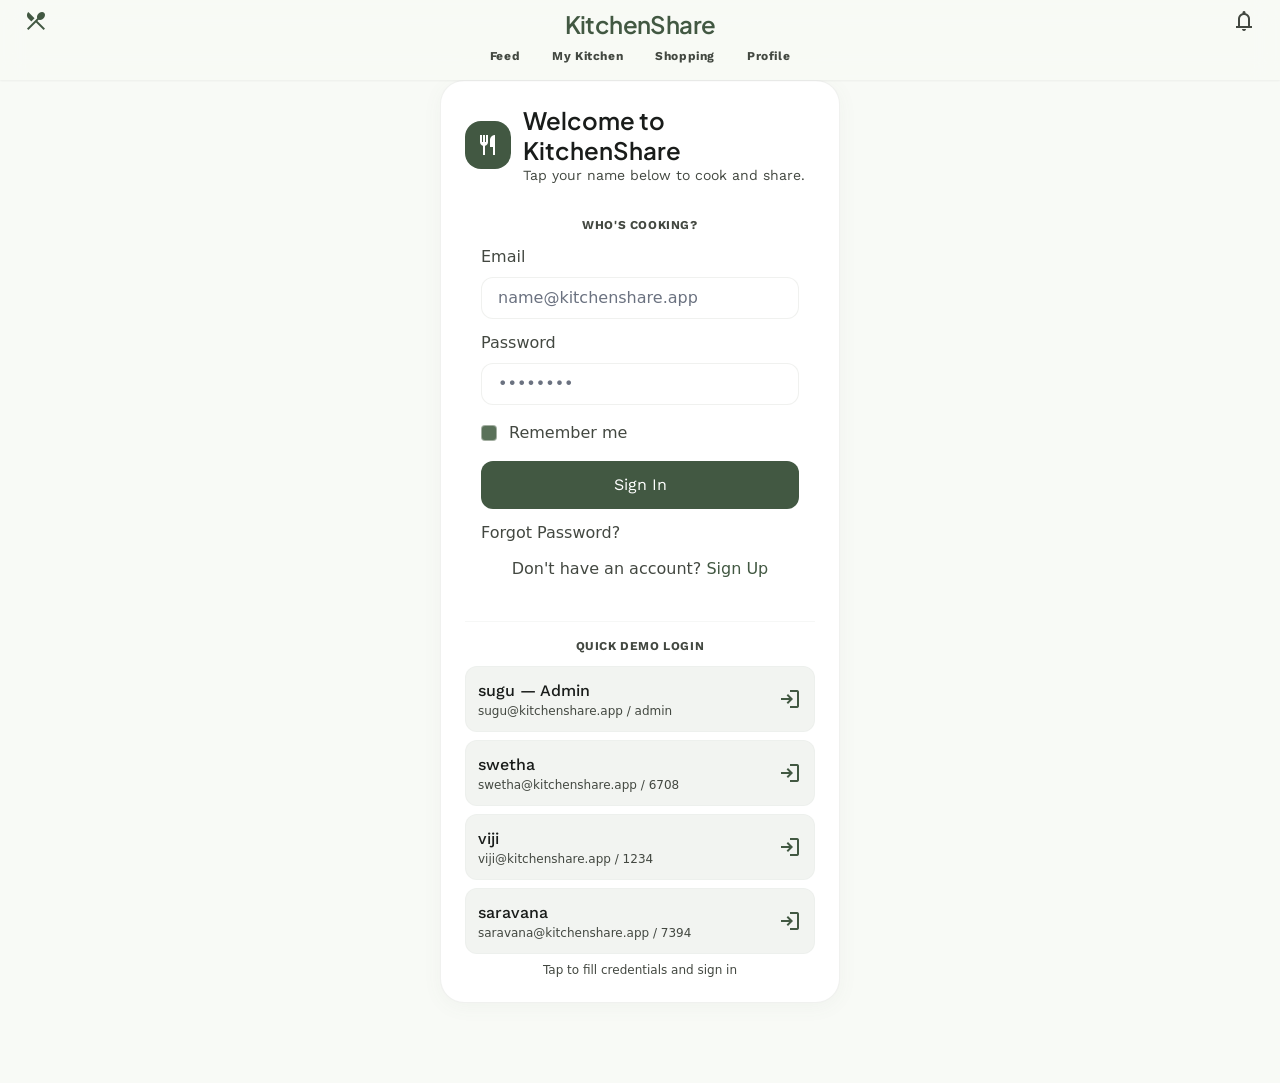
<file: login.html>
<!DOCTYPE html>

<html lang="en"><head>
<meta charset="utf-8"/>
<meta content="width=device-width, initial-scale=1.0, maximum-scale=1.0, user-scalable=no, viewport-fit=cover" name="viewport"/>
<title data-i18n="title_login">KitchenShare - Sign In</title>
<link rel="icon" href="data:image/svg+xml,<svg xmlns='http://www.w3.org/2000/svg' viewBox='0 0 100 100'><rect width='100' height='100' rx='24' fill='%23465844'/><text x='50' y='70' font-size='56' text-anchor='middle' fill='%23F6F9F2' font-family='Arial,Helvetica,sans-serif' font-weight='700'>K</text></svg>"/>
<link rel="stylesheet" href="styles.css" />
<link rel="stylesheet" href="tailwind.css" />
<link rel="manifest" href="manifest.webmanifest"/>
<!-- dev fallback (runtime JIT, slower): <script src="https://cdn.tailwindcss.com?plugins=forms,container-queries"></script> -->
<link rel="preconnect" href="https://fonts.googleapis.com"/>
<link rel="preconnect" href="https://fonts.gstatic.com" crossorigin/>
<link href="https://fonts.googleapis.com/css2?family=Plus+Jakarta+Sans:wght@400;600;700;800&family=Work+Sans:wght@400;500;600;700&display=swap" rel="stylesheet"/>
<link href="https://fonts.googleapis.com/css2?family=Material+Symbols+Outlined:wght,FILL@100..700,0..1&display=swap" rel="stylesheet"/>

<script src="tailwind.config.js"></script>

  </head>
<body class="bg-surface text-on-surface antialiased">
<!-- TopAppBar -->
<header class="fixed top-0 w-full z-50 bg-surface/80 backdrop-blur-md shadow-sm">
<div class="flex items-center justify-between px-container-margin h-touch-target-min pt-safe">
<button data-action="menu" class="text-primary dark:text-primary-fixed-dim hover:opacity-80 transition-opacity active:scale-95 duration-200 p-2 -ml-2 rounded-full focus:outline-none focus:ring-2 focus:ring-primary" aria-label="Open menu" data-i18n-aria="drawer_open_menu">
<span class="material-symbols-outlined">restaurant_menu</span>
</button>
<h1 class="font-display-lg text-headline-md text-primary dark:text-primary-fixed-dim tracking-tight">KitchenShare</h1>
<button data-action="notifications" class="text-on-surface-variant dark:text-outline-variant hover:opacity-80 transition-opacity active:scale-95 duration-200 p-2 -mr-2 rounded-full focus:outline-none focus:ring-2 focus:ring-primary" aria-label="Open notifications" data-i18n-aria="notif_open">
<span class="material-symbols-outlined">notifications</span>
</button>
</div>
</header>
<!-- Main Content Canvas -->
<main class="pt-[calc(48px+env(safe-area-inset-top,20px))] pb-[calc(80px+env(safe-area-inset-bottom,20px))] px-container-margin md:max-w-md md:mx-auto">
<div class="mt-stack-gap-lg bg-surface-container-lowest rounded-3xl p-container-margin shadow-[0px_4px_20px_rgba(90,113,89,0.05)] border border-surface-variant/50">
<div class="flex items-center gap-3 mb-stack-gap-md">
<span class="w-12 h-12 rounded-2xl bg-primary text-on-primary flex items-center justify-center"><span class="material-symbols-outlined">restaurant</span></span>
<div>
<h2 class="font-headline-md text-headline-md text-on-surface leading-tight" data-i18n="lbl_welcome_ks">Welcome to KitchenShare</h2>
<p class="font-body-md text-body-md text-on-surface-variant text-sm" data-i18n="lbl_signin_desc">Tap your name below to cook and share.</p>
</div>
</div>
<div id="ks-auth-error" class="hidden mb-3 p-3 rounded-lg bg-error-container text-on-error-container font-body-md text-body-md text-sm"></div>

<!-- Real email/password login form -->
<div class="mt-stack-gap-md p-4">
<p class="font-label-caps text-label-caps text-on-surface-variant uppercase mb-3 text-center" data-i18n="lbl_quick_demo">Log In</p>
<div class="mb-3">
  <label class="block text-small text-on-surface-variant mb-2" data-i18n="lbl_email">Email</label>
  <input id="ks-login-email" type="email" class="w-full rounded-xl border border-surface-variant/50 px-4 py-2 text-body-md text-on-surface focus:ring-2 focus:ring-primary transition-colors" placeholder="name@kitchenshare.app" autocomplete="email"/>
</div>
<div class="mb-4">
  <label class="block text-small text-on-surface-variant mb-2" data-i18n="lbl_password">Password</label>
  <input id="ks-login-pass" type="password" class="w-full rounded-xl border border-surface-variant/50 px-4 py-2 text-body-md text-on-surface focus:ring-2 focus:ring-primary transition-colors" placeholder="&#8226;&#8226;&#8226;&#8226;&#8226;&#8226;&#8226;&#8226" autocomplete="current-password"/>
</div>
<div class="flex items-center gap-3 mb-4">
  <input type="checkbox" id="ks-remember-me" class="rounded border-surface-container/50 w-4 h-4 bg-primary-container focus-visible:outline focus-visible:ring-2 focus-visible:ring-primary transition-colors"/>
  <label for="ks-remember-me" class="text-small text-on-surface-variant" data-i18n="lbl_remember_me">Remember me</label>
</div>
<button id="ks-login-submit" class="w-full rounded-xl bg-primary text-on-primary px-4 py-3 font-body-md text-body-md transition-colors hover:bg-primary/90" data-i18n="btn_login">Sign In</button>
<p class="mt-3 text-small text-on-surface-variant" data-i18n="lbl_forgot_password"><a id="ks-forgot-password" href="#" class="text-primary hover:underline">Forgot Password?</a></p>
<p class="mt-3 text-center text-small text-on-surface-variant">Don't have an account? <a href="signup.html" class="text-primary hover:underline font-medium">Sign Up</a></p>
</div>
<div class="mt-6 pt-4 border-t border-surface-variant/30">
<p class="font-label-caps text-label-caps text-on-surface-variant uppercase mb-3 text-center">Quick demo login</p>
<div id="ks-quick-logins" class="grid grid-cols-1 gap-2">
<button type="button" data-quick-email="sugu@kitchenshare.app" data-quick-pass="admin" class="quick-login-btn flex items-center justify-between p-3 rounded-xl bg-surface-container-low border border-surface-variant/30 hover:bg-surface-container transition-colors text-left">
<div><div class="font-body-md text-body-md text-on-surface font-medium">sugu — Admin</div><div class="text-xs text-on-surface-variant">sugu@kitchenshare.app / admin</div></div><span class="material-symbols-outlined text-primary">login</span>
</button>
<button type="button" data-quick-email="swetha@kitchenshare.app" data-quick-pass="6708" class="quick-login-btn flex items-center justify-between p-3 rounded-xl bg-surface-container-low border border-surface-variant/30 hover:bg-surface-container transition-colors text-left">
<div><div class="font-body-md text-body-md text-on-surface font-medium">swetha</div><div class="text-xs text-on-surface-variant">swetha@kitchenshare.app / 6708</div></div><span class="material-symbols-outlined text-primary">login</span>
</button>
<button type="button" data-quick-email="viji@kitchenshare.app" data-quick-pass="1234" class="quick-login-btn flex items-center justify-between p-3 rounded-xl bg-surface-container-low border border-surface-variant/30 hover:bg-surface-container transition-colors text-left">
<div><div class="font-body-md text-body-md text-on-surface font-medium">viji</div><div class="text-xs text-on-surface-variant">viji@kitchenshare.app / 1234</div></div><span class="material-symbols-outlined text-primary">login</span>
</button>
<button type="button" data-quick-email="saravana@kitchenshare.app" data-quick-pass="7394" class="quick-login-btn flex items-center justify-between p-3 rounded-xl bg-surface-container-low border border-surface-variant/30 hover:bg-surface-container transition-colors text-left">
<div><div class="font-body-md text-body-md text-on-surface font-medium">saravana</div><div class="text-xs text-on-surface-variant">saravana@kitchenshare.app / 7394</div></div><span class="material-symbols-outlined text-primary">login</span>
</button>
</div>
<p class="mt-2 text-center text-xs text-on-surface-variant">Tap to fill credentials and sign in</p>
</div>
</div>
</main>
<div id="ks-debug-errors" style="display:none;position:fixed;top:60px;left:10px;right:10px;z-index:999;background:#b91c1c;color:white;padding:12px;border-radius:8px;font-size:13px;max-height:200px;overflow:auto;font-family:monospace;"></div>
<script>window.onerror=function(m,s,l,c,e){var d=document.getElementById('ks-debug-errors');if(d){d.style.display='block';d.innerHTML+='<b>JS Error:</b> '+m+' (line '+l+':'+c+')<br>';}return false;};</script>
<script src="i18n.js"></script>
<script src="js/03_api_social.js"></script>
<script src="js/02_store_users.js"></script>
<script src="js/01_ui_shell.js"></script>
<script src="js/04_ds_coalesce.js"></script>
<script src="js/05_sync_badge_seed.js"></script>
<script src="js/06_auth_session.js"></script>
<script src="js/07_notifications_follows.js"></script>
<script src="js/08_achievements.js"></script>
<script src="js/09_celebration_admin.js"></script>
<script src="js/10_comments_content.js"></script>
<script src="js/11_user_data_time.js"></script>
<script src="js/12_inventory_media.js"></script>
<script src="js/13_profile_bookmarks_stats.js"></script>
<script src="js/14_my_recipes_sync.js"></script>
<script src="js/15_catalog_cook_shopping.js"></script>
<script src="js/16_recipe_editor_feed.js"></script>
<script src="js/17_inventory_page.js"></script>
<script src="js/18_recipe_details.js"></script>
<script src="js/19_feed_page.js"></script>
<script src="js/20_shopping_page.js"></script>
<script src="js/21_admin_people_board.js"></script>
<script src="js/22_profile_privacy_boot.js"></script><script src="js/23_pantry_match.js"></script><script src="js/24_diet_safety.js"></script><script src="js/25_cook_mode.js"></script><script src="js/26_pwa_offline.js"></script>
<script>
document.querySelectorAll('[data-quick-email]').forEach(function(btn){
  btn.addEventListener('click', function(){
    var email = btn.getAttribute('data-quick-email');
    var pass = btn.getAttribute('data-quick-pass');
    var emailEl = document.getElementById('ks-login-email');
    var passEl = document.getElementById('ks-login-pass');
    if(emailEl) emailEl.value = email;
    if(passEl) passEl.value = pass;
    var submit = document.getElementById('ks-login-submit');
    if(submit) submit.click();
  });
});
</script>
</body></html>
</file>
<file: styles.css>
/*
 * KitchenShare global styles
 * Shared utilities consolidated from every screen.
 * Follows DESIGN.md: Modern Tactile Minimalism.
 */

/* ----- Safe area helpers ----- */
.pb-safe { padding-bottom: env(safe-area-inset-bottom, 20px); }
.pt-safe { padding-top: env(safe-area-inset-top, 20px); }

/* ----- Hide scrollbars for horizontal carousels ----- */
.hide-scrollbar::-webkit-scrollbar { display: none; }
.hide-scrollbar { -ms-overflow-style: none; scrollbar-width: none; }

/* ----- Mobile-first minimum canvas height ----- */
body { min-height: max(884px, 100dvh); }

/* ----- Remove tap highlight on touch devices ----- */
html { -webkit-tap-highlight-color: transparent; }

/* ----- Material Symbols baseline ----- */
.material-symbols-outlined {
  font-variation-settings: 'FILL' 0, 'wght' 400, 'GRAD' 0, 'opsz' 24;
}

/* ----- Elevation: Level 1 cards (DESIGN.md) ----- */
.ambient-shadow-card,
.shadow-ambient-sm {
  box-shadow: 0px 4px 20px rgba(66, 88, 66, 0.05);
}

/* ----- Elevation: Level 2 modal / FAB (DESIGN.md) ----- */
.ambient-shadow-fab {
  box-shadow: 0px 12px 32px rgba(66, 88, 66, 0.08);
}

/* ----- In-kitchen mode: "pressed-in" consumed items ----- */
.inner-shadow-pressed {
  box-shadow: inset 0px 2px 4px rgba(0, 0, 0, 0.05);
}
.list-item-checked {
  opacity: 0.6;
  box-shadow: inset 0 2px 4px rgba(0, 0, 0, 0.05);
  background-color: #f2f4f1; /* surface-container-low */
}
.list-item-checked .item-text {
  text-decoration: line-through;
  color: #737971; /* outline */
}

/* ----- Kitchen checkboxes (24x24, 6px radius per DESIGN.md) ----- */
.kitchen-checkbox {
  appearance: none;
  width: 24px;
  height: 24px;
  border-radius: 6px;
  border: 2px solid #737971; /* outline */
  background-color: transparent;
  display: grid;
  place-content: center;
  transition: all 0.2s ease-in-out;
  cursor: pointer;
}
.kitchen-checkbox::before {
  content: "";
  width: 14px;
  height: 14px;
  transform: scale(0);
  transition: 120ms transform ease-in-out;
  box-shadow: inset 1em 1em white;
  background-color: white;
  transform-origin: center;
  clip-path: polygon(14% 44%, 0 65%, 50% 100%, 100% 16%, 80% 0%, 43% 62%);
}
.kitchen-checkbox:checked {
  background-color: #425842; /* primary */
  border-color: #425842;
}
.kitchen-checkbox:checked::before {
  transform: scale(1);
}

/* ----- Bottom sheet entrance (profile-share-sheet) ----- */
@keyframes slideUp {
  from { transform: translateY(100%); }
  to { transform: translateY(0); }
}
.slide-up {
  animation: slideUp 0.3s cubic-bezier(0.16, 1, 0.3, 1) forwards;
}

/* ----- Drawer entrance (nav menu from left) ----- */
@keyframes slideInLeft {
  from { transform: translateX(-100%); }
  to { transform: translateX(0); }
}
.slide-left {
  animation: slideInLeft 0.28s cubic-bezier(0.2, 0.8, 0.2, 1) forwards;
}

/* ----- Achievement celebration (Phase 7) ----- */
@keyframes ksPopIn {
  0% { transform: scale(0.6); opacity: 0; }
  70% { transform: scale(1.06); opacity: 1; }
  100% { transform: scale(1); opacity: 1; }
}
.ks-celebrate-pop {
  animation: ksPopIn 0.45s cubic-bezier(0.34, 1.56, 0.64, 1) both;
}
@keyframes ksBadgeGlow {
  0%, 100% { box-shadow: 0 0 0 0 rgba(66, 88, 66, 0.35); }
  50% { box-shadow: 0 0 0 18px rgba(66, 88, 66, 0); }
}
.ks-celebrate-badge {
  animation: ksBadgeGlow 1.6s ease-out infinite;
}
@keyframes ksSparkle {
  0% { transform: translateY(0) scale(0.6); opacity: 0; }
  25% { opacity: 1; }
  100% { transform: translateY(44px) scale(0.4); opacity: 0; }
}
.ks-sparkle {
  animation: ksSparkle 1.4s linear infinite;
}

/* §23 additions */
.tabular-nums{font-variant-numeric:tabular-nums}

/* ----- Video player styles ----- */
video { background: #000; }
#rd-video-player { max-height: 420px; }
video::-webkit-media-controls-panel { background: rgba(0,0,0,0.6); }
</file>
